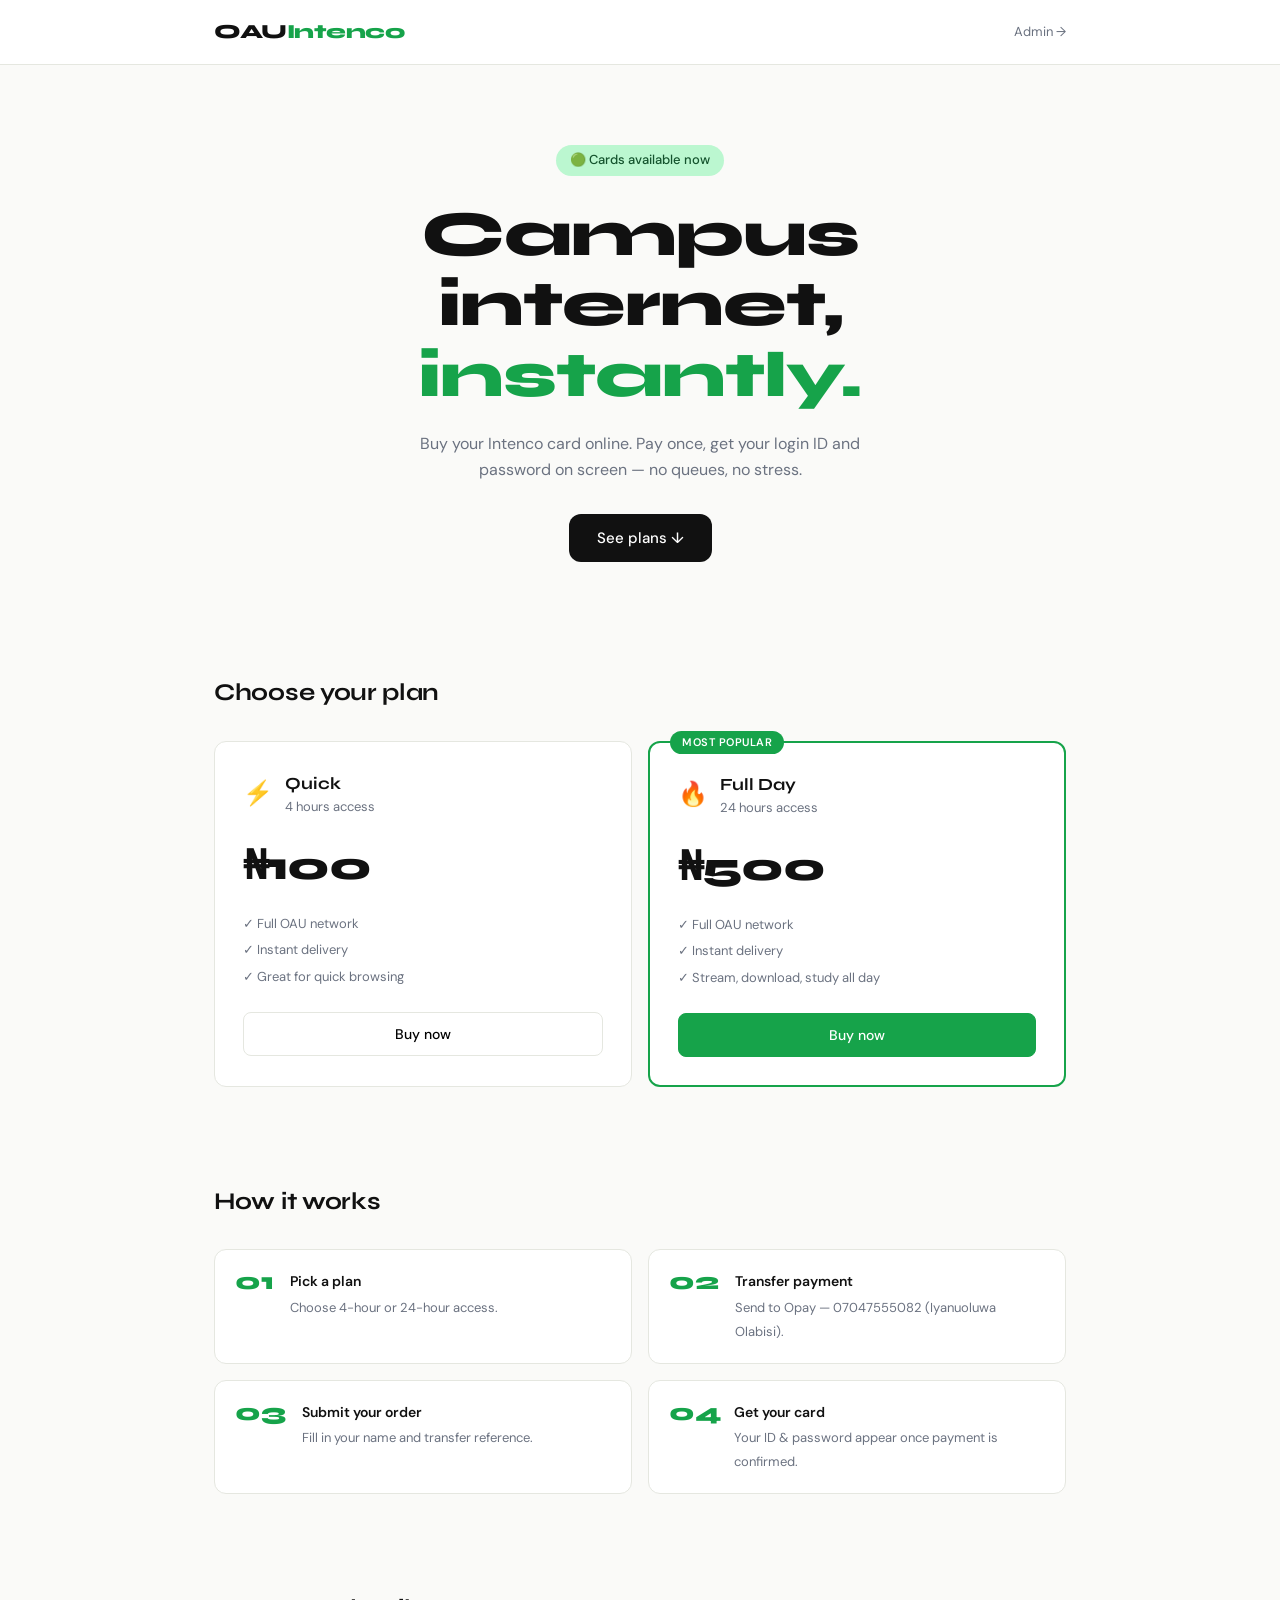
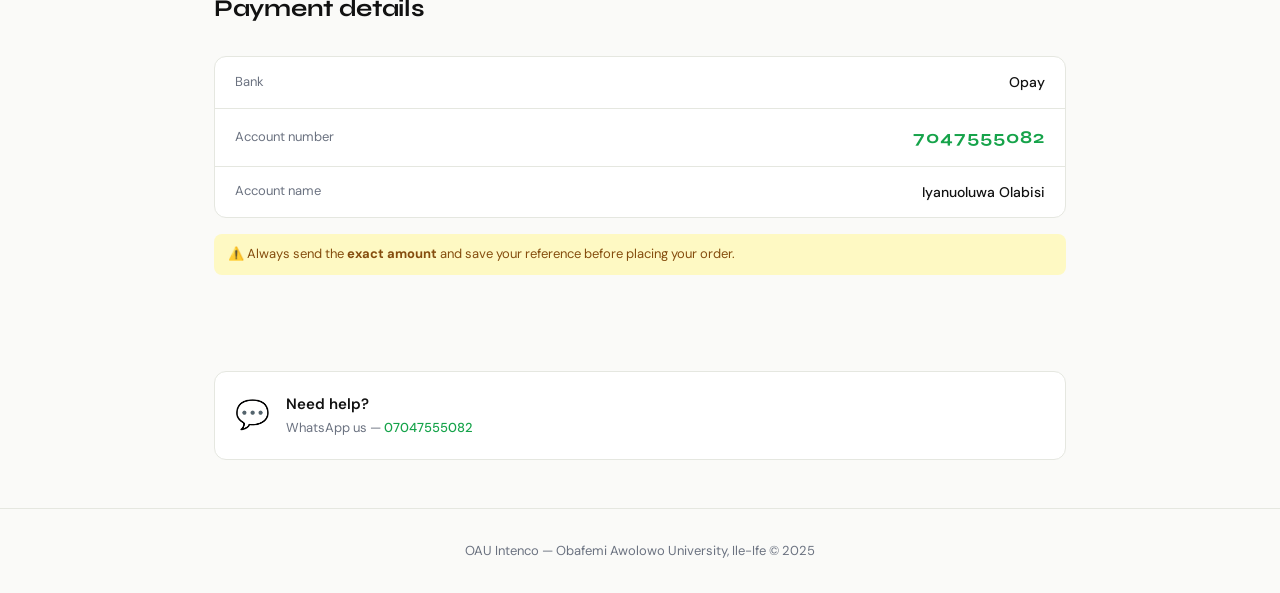
<file: index.html>
<!DOCTYPE html>
<html lang="en">
<head>
  <meta charset="UTF-8" />
  <meta name="viewport" content="width=device-width, initial-scale=1.0" />
  <title>OAU Intenco — Campus Internet Cards</title>
  <link rel="preconnect" href="https://fonts.googleapis.com" />
  <link rel="preconnect" href="https://fonts.gstatic.com" crossorigin />
  <link href="https://fonts.googleapis.com/css2?family=Syne:wght@400;600;700;800&family=DM+Sans:wght@400;500&display=swap" rel="stylesheet" />
  <link rel="stylesheet" href="style.css" />
</head>
<body>

  <nav class="navbar">
    <div class="nav-inner">
      <a href="index.html" class="logo">OAU<span>Intenco</span></a>
      <a href="admin.html" class="nav-link">Admin <span class="arrow">→</span></a>
    </div>
  </nav>

  <section class="hero">
    <div class="hero-tag">🟢 Cards available now</div>
    <h1 class="hero-title">Campus internet,<br /><em>instantly.</em></h1>
    <p class="hero-sub">Buy your Intenco card online. Pay once, get your login ID and password on screen — no queues, no stress.</p>
    <a href="#plans" class="cta-btn">See plans ↓</a>
  </section>

  <section class="plans-section" id="plans">
    <h2 class="section-title">Choose your plan</h2>
    <div class="plans-grid">
      <div class="plan-card">
        <div class="plan-header">
          <div class="plan-icon">⚡</div>
          <div>
            <div class="plan-name">Quick</div>
            <div class="plan-duration">4 hours access</div>
          </div>
        </div>
        <div class="plan-price">₦100</div>
        <ul class="plan-perks">
          <li>✓ Full OAU network</li>
          <li>✓ Instant delivery</li>
          <li>✓ Great for quick browsing</li>
        </ul>
        <button class="plan-btn" onclick="openModal('quick', 100, '4 hours')">Buy now</button>
      </div>

      <div class="plan-card plan-card--featured">
        <div class="plan-badge">Most popular</div>
        <div class="plan-header">
          <div class="plan-icon">🔥</div>
          <div>
            <div class="plan-name">Full Day</div>
            <div class="plan-duration">24 hours access</div>
          </div>
        </div>
        <div class="plan-price">₦500</div>
        <ul class="plan-perks">
          <li>✓ Full OAU network</li>
          <li>✓ Instant delivery</li>
          <li>✓ Stream, download, study all day</li>
        </ul>
        <button class="plan-btn plan-btn--featured" onclick="openModal('fullday', 500, '24 hours')">Buy now</button>
      </div>
    </div>
  </section>

  <section class="how-section">
    <h2 class="section-title">How it works</h2>
    <div class="steps-grid">
      <div class="step">
        <div class="step-num">01</div>
        <div class="step-text"><strong>Pick a plan</strong><span>Choose 4-hour or 24-hour access.</span></div>
      </div>
      <div class="step">
        <div class="step-num">02</div>
        <div class="step-text"><strong>Transfer payment</strong><span>Send to Opay — 07047555082 (Iyanuoluwa Olabisi).</span></div>
      </div>
      <div class="step">
        <div class="step-num">03</div>
        <div class="step-text"><strong>Submit your order</strong><span>Fill in your name and transfer reference.</span></div>
      </div>
      <div class="step">
        <div class="step-num">04</div>
        <div class="step-text"><strong>Get your card</strong><span>Your ID & password appear once payment is confirmed.</span></div>
      </div>
    </div>
  </section>

  <section class="payment-section">
    <h2 class="section-title">Payment details</h2>
    <div class="payment-box">
      <div class="payment-row"><span class="payment-label">Bank</span><span class="payment-value">Opay</span></div>
      <div class="payment-row"><span class="payment-label">Account number</span><span class="payment-value acct">7047555082</span></div>
      <div class="payment-row"><span class="payment-label">Account name</span><span class="payment-value">Iyanuoluwa Olabisi</span></div>
    </div>
    <p class="payment-note">⚠️ Always send the <strong>exact amount</strong> and save your reference before placing your order.</p>
  </section>

  <section class="contact-section">
    <div class="contact-box">
      <div class="contact-icon">💬</div>
      <div>
        <div class="contact-title">Need help?</div>
        <div class="contact-sub">WhatsApp us — <a href="https://wa.me/2347047555091" target="_blank">07047555082</a></div>
      </div>
    </div>
  </section>

  <footer class="footer">
    <p>OAU Intenco &mdash; Obafemi Awolowo University, Ile-Ife &copy; 2025</p>
  </footer>

  <!-- ORDER MODAL -->
  <div class="modal-overlay" id="modal" onclick="closeModalOutside(event)">
    <div class="modal">
      <button class="modal-close" onclick="closeModal()">✕</button>
      <h2 class="modal-title">Place your order</h2>
      <div class="modal-plan-info" id="modal-plan-info"></div>
      <div class="form-group"><label>Full name</label><input type="text" id="f-name" placeholder="e.g. Tunde Adeyemi" /></div>
      <div class="form-group"><label>Phone number</label><input type="tel" id="f-phone" placeholder="e.g. 08012345678" /></div>
      <div class="form-group">
        <label>Payment receipt <span style="color:#16a34a;font-weight:500">(screenshot from Opay)</span></label>
        <div class="upload-box" id="upload-box" onclick="document.getElementById('f-receipt').click()">
          <div class="upload-icon">📎</div>
          <div class="upload-text">Tap to upload your receipt screenshot</div>
          <div class="upload-sub">JPG, PNG — max 5MB</div>
        </div>
        <input type="file" id="f-receipt" accept="image/*" style="display:none" onchange="previewReceipt(event)" />
        <div id="receipt-preview" style="display:none;margin-top:10px">
          <img id="preview-img" style="width:100%;border-radius:8px;border:1px solid #e5e7e0;max-height:200px;object-fit:cover" />
          <button type="button" onclick="clearReceipt()" style="margin-top:6px;font-size:12px;color:#dc2626;background:none;border:none;cursor:pointer">✕ Remove</button>
        </div>
      </div>
      <div class="form-error" id="form-error"></div>
      <button class="submit-btn" id="submit-btn" onclick="submitOrder()">Submit order →</button>
    </div>
  </div>

  <!-- SUCCESS MODAL -->
  <div class="modal-overlay" id="success-modal">
    <div class="modal modal--success">
      <div class="success-icon">✓</div>
      <h2 class="modal-title">Order received!</h2>
      <p class="success-msg">Your payment is being verified. Once confirmed, your card details will appear here — usually within a few minutes.</p>
      <div class="pending-notice">⏳ Sit tight! WhatsApp <a href="https://wa.me/2347047555091" target="_blank">07047555082</a> if it's taking too long.</div>
      <div class="card-reveal" id="card-reveal" style="display:none">
        <div class="card-reveal-inner">
          <div class="card-reveal-row"><span>Card ID</span><strong id="reveal-id"></strong></div>
          <div class="card-reveal-row"><span>Password</span><strong id="reveal-pw"></strong></div>
        </div>
        <p class="reveal-note">📸 Screenshot this — it won't show again.</p>
      </div>
      <button class="submit-btn" onclick="closeSuccess()" style="margin-top:1.5rem">Back to store</button>
    </div>
  </div>

<script>
  const SUPABASE_URL = 'https://afxrnnwactdrsmilijry.supabase.co';
  const SUPABASE_KEY = 'eyJhbGciOiJIUzI1NiIsInR5cCI6IkpXVCJ9.eyJpc3MiOiJzdXBhYmFzZSIsInJlZiI6ImFmeHJubndhY3RkcnNtaWxpanJ5Iiwicm9sZSI6ImFub24iLCJpYXQiOjE3Nzk0ODM4ODcsImV4cCI6MjA5NTA1OTg4N30.tVOq2oxigkL4jHbXjdIXOLUPBHEjo5F9ngpZz6XkbL4';

  async function sb(path, options = {}) {
    const res = await fetch(`${SUPABASE_URL}/rest/v1/${path}`, {
      headers: {
        'apikey': SUPABASE_KEY,
        'Authorization': `Bearer ${SUPABASE_KEY}`,
        'Content-Type': 'application/json',
        'Prefer': options.prefer || 'return=representation',
        ...options.headers
      },
      ...options
    });
    if (!res.ok) {
      const err = await res.json();
      throw new Error(err.message || 'Request failed');
    }
    const text = await res.text();
    return text ? JSON.parse(text) : null;
  }

  let selectedPlan = null;
  let pendingOrderId = null;

  function openModal(planKey, price, duration) {
    selectedPlan = { key: planKey, price, duration };
    document.getElementById('modal-plan-info').innerHTML =
      `<strong>${price === 100 ? '4-hour' : '24-hour'} card — ₦${price}</strong><br>
       Send ₦${price} to Opay <strong>07047555082</strong> (Iyanuoluwa Olabisi), then upload your receipt below.`;
    document.getElementById('modal').classList.add('active');
    document.getElementById('form-error').textContent = '';
    document.body.style.overflow = 'hidden';
  }

  function closeModal() {
    document.getElementById('modal').classList.remove('active');
    document.body.style.overflow = '';
  }

  function closeModalOutside(e) {
    if (e.target.id === 'modal') closeModal();
  }

  function previewReceipt(event) {
    const file = event.target.files[0];
    if (!file) return;
    const reader = new FileReader();
    reader.onload = e => {
      document.getElementById('preview-img').src = e.target.result;
      document.getElementById('receipt-preview').style.display = 'block';
      document.getElementById('upload-box').style.display = 'none';
    };
    reader.readAsDataURL(file);
  }

  function clearReceipt() {
    document.getElementById('f-receipt').value = '';
    document.getElementById('receipt-preview').style.display = 'none';
    document.getElementById('upload-box').style.display = 'flex';
  }

  async function uploadReceipt(file) {
    const ext = file.name.split('.').pop();
    const fileName = `receipt_${Date.now()}.${ext}`;
    const res = await fetch(`${SUPABASE_URL}/storage/v1/object/receipts/${fileName}`, {
      method: 'POST',
      headers: {
        'apikey': SUPABASE_KEY,
        'Authorization': `Bearer ${SUPABASE_KEY}`,
        'Content-Type': file.type,
        'x-upsert': 'true'
      },
      body: file
    });
    if (!res.ok) throw new Error('Failed to upload receipt');
    return `${SUPABASE_URL}/storage/v1/object/public/receipts/${fileName}`;
  }

  async function submitOrder() {
    const name    = document.getElementById('f-name').value.trim();
    const phone   = document.getElementById('f-phone').value.trim();
    const fileEl  = document.getElementById('f-receipt');
    const errEl   = document.getElementById('form-error');
    const btn     = document.getElementById('submit-btn');

    if (!name || !phone) {
      errEl.textContent = 'Please fill in your name and phone number.';
      return;
    }
    if (!fileEl.files[0]) {
      errEl.textContent = 'Please upload your payment receipt screenshot.';
      return;
    }

    errEl.textContent = '';
    btn.textContent = 'Uploading receipt…';
    btn.disabled = true;

    try {
      const receiptUrl = await uploadReceipt(fileEl.files[0]);
      btn.textContent = 'Submitting order…';
      const result = await sb('orders', {
        method: 'POST',
        body: JSON.stringify({
          name, phone,
          ref: receiptUrl,
          plan: selectedPlan.key,
          price: selectedPlan.price,
          duration: selectedPlan.duration,
          status: 'pending'
        })
      });
      pendingOrderId = result[0].id;
      closeModal();
      clearReceipt();
      document.getElementById('f-name').value = '';
      document.getElementById('f-phone').value = '';
      document.getElementById('success-modal').classList.add('active');
      document.body.style.overflow = 'hidden';
    } catch (e) {
      errEl.textContent = 'Something went wrong: ' + e.message + '. Please try again.';
    } finally {
      btn.textContent = 'Submit order →';
      btn.disabled = false;
    }
  }

  function closeSuccess() {
    document.getElementById('success-modal').classList.remove('active');
    document.getElementById('card-reveal').style.display = 'none';
    pendingOrderId = null;
    document.body.style.overflow = '';
  }

  document.querySelectorAll('a[href="#plans"]').forEach(a => {
    a.addEventListener('click', e => {
      e.preventDefault();
      document.getElementById('plans').scrollIntoView({ behavior: 'smooth' });
    });
  });
</script>
</body>
</html>
</file>
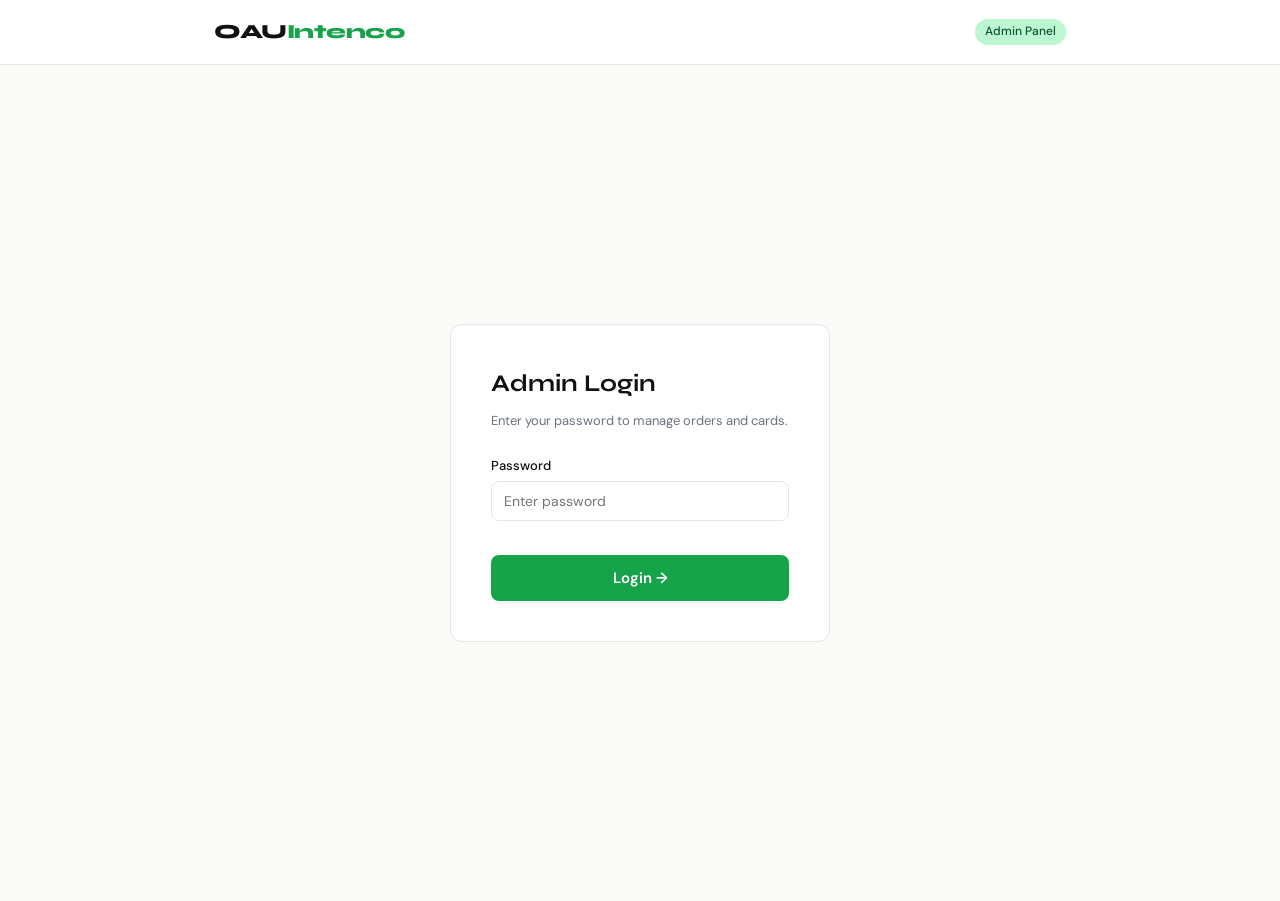
<file: admin.html>
<!DOCTYPE html>
<html lang="en">
<head>
  <meta charset="UTF-8" />
  <meta name="viewport" content="width=device-width, initial-scale=1.0" />
  <title>Admin — OAU Intenco</title>
  <link rel="preconnect" href="https://fonts.googleapis.com" />
  <link rel="preconnect" href="https://fonts.gstatic.com" crossorigin />
  <link href="https://fonts.googleapis.com/css2?family=Syne:wght@400;600;700;800&family=DM+Sans:wght@400;500&display=swap" rel="stylesheet" />
  <link rel="stylesheet" href="style.css" />
</head>
<body>

  <nav class="navbar">
    <div class="nav-inner">
      <a href="index.html" class="logo">OAU<span>Intenco</span></a>
      <span class="nav-admin-badge">Admin Panel</span>
    </div>
  </nav>

  <!-- LOGIN -->
  <div id="login-page" class="admin-login-page">
    <div class="login-card">
      <h2>Admin Login</h2>
      <p class="login-sub">Enter your password to manage orders and cards.</p>
      <div class="form-group">
        <label>Password</label>
        <input type="password" id="admin-pw" placeholder="Enter password" onkeydown="if(event.key==='Enter') doLogin()" />
      </div>
      <div class="form-error" id="login-error"></div>
      <button class="submit-btn" onclick="doLogin()">Login →</button>
    </div>
  </div>

  <!-- PANEL -->
  <div id="admin-panel" style="display:none">
    <div class="admin-header">
      <div class="admin-stats" id="stats-bar"></div>
      <div style="display:flex;gap:8px;align-items:center">
        <button class="logout-btn" onclick="loadAll()" title="Refresh">↻ Refresh</button>
        <button class="logout-btn" onclick="doLogout()">Logout</button>
      </div>
    </div>

    <div class="admin-tabs">
      <button class="atab atab--active" onclick="switchTab('orders', this)">Orders</button>
      <button class="atab" onclick="switchTab('cards', this)">Card Stock</button>
    </div>

    <div id="tab-orders" class="tab-content">
      <div id="orders-list"><div class="empty-state">Loading…</div></div>
    </div>

    <div id="tab-cards" class="tab-content" style="display:none">
      <div class="card-add-form">
        <h3>Add a card</h3>
        <div class="card-add-row">
          <div class="form-group"><label>Card ID</label><input type="text" id="new-id" placeholder="e.g. USR1234" /></div>
          <div class="form-group"><label>Password</label><input type="text" id="new-pw" placeholder="e.g. PASS5678" /></div>
          <div class="form-group">
            <label>Plan</label>
            <select id="new-plan">
              <option value="quick">4hr — ₦100</option>
              <option value="fullday">24hr — ₦500</option>
            </select>
          </div>
          <button class="add-card-btn" onclick="addCard()">+ Add</button>
        </div>
        <div class="form-error" id="card-error"></div>
      </div>

      <!-- Bulk add -->
      <div class="card-add-form" style="margin-top:1rem">
        <h3>Bulk add cards</h3>
        <p style="font-size:13px;color:#6b7280;margin-bottom:.75rem">One card per line in format: <code>CARD_ID,PASSWORD</code> — e.g. <code>USR001,PASS001</code></p>
        <div class="form-group">
          <label>Plan for all</label>
          <select id="bulk-plan">
            <option value="quick">4hr — ₦100</option>
            <option value="fullday">24hr — ₦500</option>
          </select>
        </div>
        <div class="form-group">
          <textarea id="bulk-text" placeholder="USR001,PASS001&#10;USR002,PASS002&#10;USR003,PASS003" style="min-height:120px"></textarea>
        </div>
        <div class="form-error" id="bulk-error"></div>
        <button class="add-card-btn" onclick="bulkAddCards()">+ Bulk Add</button>
      </div>

      <div id="cards-list" style="margin-top:1.5rem"><div class="empty-state">Loading…</div></div>
    </div>
  </div>

<script>
  const SUPABASE_URL = 'https://afxrnnwactdrsmilijry.supabase.co';
  const SUPABASE_KEY = 'eyJhbGciOiJIUzI1NiIsInR5cCI6IkpXVCJ9.eyJpc3MiOiJzdXBhYmFzZSIsInJlZiI6ImFmeHJubndhY3RkcnNtaWxpanJ5Iiwicm9sZSI6ImFub24iLCJpYXQiOjE3Nzk0ODM4ODcsImV4cCI6MjA5NTA1OTg4N30.tVOq2oxigkL4jHbXjdIXOLUPBHEjo5F9ngpZz6XkbL4';
  const ADMIN_PASSWORD = 'admin123'; // password

  async function sb(path, options = {}) {
    const res = await fetch(`${SUPABASE_URL}/rest/v1/${path}`, {
      headers: {
        'apikey': SUPABASE_KEY,
        'Authorization': `Bearer ${SUPABASE_KEY}`,
        'Content-Type': 'application/json',
        'Prefer': options.prefer || 'return=representation',
        ...options.headers
      },
      ...options
    });
    if (!res.ok) {
      const err = await res.json().catch(() => ({}));
      throw new Error(err.message || 'Request failed');
    }
    const text = await res.text();
    return text ? JSON.parse(text) : null;
  }

  function doLogin() {
    const pw = document.getElementById('admin-pw').value;
    if (pw === ADMIN_PASSWORD) {
      document.getElementById('login-page').style.display = 'none';
      document.getElementById('admin-panel').style.display = 'block';
      loadAll();
    } else {
      document.getElementById('login-error').textContent = 'Wrong password. Try again.';
    }
  }

  function doLogout() {
    document.getElementById('admin-panel').style.display = 'none';
    document.getElementById('login-page').style.display = 'flex';
    document.getElementById('admin-pw').value = '';
  }

  async function loadAll() {
    await Promise.all([loadOrders(), loadCards()]);
    renderStats();
  }

  let allOrders = [];
  let allCards  = [];

  async function loadOrders() {
    try {
      allOrders = await sb('orders?order=created_at.desc', { headers: { 'Prefer': '' } }) || [];
      renderOrders();
    } catch (e) { document.getElementById('orders-list').innerHTML = `<div class="empty-state">Error loading orders: ${e.message}</div>`; }
  }

  async function loadCards() {
    try {
      allCards = await sb('cards?order=created_at.desc', { headers: { 'Prefer': '' } }) || [];
      renderCards();
    } catch (e) { document.getElementById('cards-list').innerHTML = `<div class="empty-state">Error loading cards: ${e.message}</div>`; }
  }

  function renderStats() {
    const pending  = allOrders.filter(o => o.status === 'pending').length;
    const approved = allOrders.filter(o => o.status === 'approved').length;
    const avail4   = allCards.filter(c => c.plan === 'quick'   && !c.used).length;
    const avail24  = allCards.filter(c => c.plan === 'fullday' && !c.used).length;
    document.getElementById('stats-bar').innerHTML = `
      <div class="stat-pill stat-pill--warn">${pending} pending</div>
      <div class="stat-pill stat-pill--ok">${approved} approved</div>
      <div class="stat-pill">${avail4} × 4hr cards</div>
      <div class="stat-pill">${avail24} × 24hr cards</div>`;
  }

  function renderOrders() {
    const el = document.getElementById('orders-list');
    if (!allOrders.length) { el.innerHTML = '<div class="empty-state">No orders yet.</div>'; return; }
    el.innerHTML = `
      <table class="admin-table">
        <thead><tr><th>Name / Phone</th><th>Plan</th><th>Reference</th><th>Time</th><th>Status</th><th>Action</th></tr></thead>
        <tbody>
          ${allOrders.map(o => `
          <tr>
            <td><div class="order-name">${o.name}</div><div class="order-phone">${o.phone}</div></td>
            <td>${o.plan === 'quick' ? '4hr — ₦100' : '24hr — ₦500'}</td>
            <td class="order-ref">
              ${o.ref && o.ref.startsWith('http')
                ? `<a href="${o.ref}" target="_blank"><img src="${o.ref}" style="width:80px;height:60px;object-fit:cover;border-radius:6px;border:1px solid #e5e7e0;cursor:pointer" title="Click to view full receipt" /></a>`
                : o.ref || '—'}
            </td>
            <td class="order-time">${new Date(o.created_at).toLocaleString()}</td>
            <td><span class="status-tag status-${o.status}">${o.status}</span></td>
            <td>
              ${o.status === 'pending'
                ? `<div class="action-row">
                     <button class="action-btn action-approve" onclick="approveOrder('${o.id}', '${o.plan}')">Approve</button>
                     <button class="action-btn action-reject"  onclick="rejectOrder('${o.id}')">Reject</button>
                   </div>`
                : o.status === 'approved'
                  ? `<div class="card-assigned">ID: <strong>${o.card_id}</strong><br>PW: <strong>${o.card_pw}</strong></div>`
                  : '—'}
            </td>
          </tr>`).join('')}
        </tbody>
      </table>`;
  }

  function renderCards() {
    const el = document.getElementById('cards-list');
    if (!allCards.length) { el.innerHTML = '<div class="empty-state">No cards added yet.</div>'; return; }
    el.innerHTML = `
      <table class="admin-table">
        <thead><tr><th>Plan</th><th>Card ID</th><th>Password</th><th>Status</th><th>Delete</th></tr></thead>
        <tbody>
          ${allCards.map(c => `
          <tr>
            <td>${c.plan === 'quick' ? '4hr — ₦100' : '24hr — ₦500'}</td>
            <td class="mono">${c.card_id}</td>
            <td class="mono">${c.card_pw}</td>
            <td><span class="status-tag ${c.used ? 'status-used' : 'status-approved'}">${c.used ? 'Used' : 'Available'}</span></td>
            <td><button class="del-btn" onclick="deleteCard('${c.id}')">✕</button></td>
          </tr>`).join('')}
        </tbody>
      </table>`;
  }

  async function approveOrder(orderId, plan) {
    const card = allCards.find(c => c.plan === plan && !c.used);
    if (!card) {
      alert(`No available ${plan === 'quick' ? '4-hour' : '24-hour'} cards!\nGo to "Card Stock" and add more.`);
      return;
    }
    try {
      // Mark card as used
      await sb(`cards?id=eq.${card.id}`, {
        method: 'PATCH',
        body: JSON.stringify({ used: true }),
        prefer: 'return=minimal'
      });
      // Update order with card details and approved status
      await sb(`orders?id=eq.${orderId}`, {
        method: 'PATCH',
        body: JSON.stringify({ status: 'approved', card_id: card.card_id, card_pw: card.card_pw }),
        prefer: 'return=minimal'
      });
      await loadAll();
      alert(`✅ Approved!\n\nCard assigned:\nID: ${card.card_id}\nPassword: ${card.card_pw}\n\nThe student can now see their card details.`);
    } catch (e) { alert('Error approving order: ' + e.message); }
  }

  async function rejectOrder(orderId) {
    if (!confirm('Reject this order?')) return;
    try {
      await sb(`orders?id=eq.${orderId}`, {
        method: 'PATCH',
        body: JSON.stringify({ status: 'rejected' }),
        prefer: 'return=minimal'
      });
      await loadAll();
    } catch (e) { alert('Error: ' + e.message); }
  }

  async function addCard() {
    const card_id = document.getElementById('new-id').value.trim();
    const card_pw = document.getElementById('new-pw').value.trim();
    const plan    = document.getElementById('new-plan').value;
    const errEl   = document.getElementById('card-error');
    if (!card_id || !card_pw) { errEl.textContent = 'Both Card ID and Password are required.'; return; }
    errEl.textContent = '';
    try {
      await sb('cards', { method: 'POST', body: JSON.stringify({ card_id, card_pw, plan, used: false }) });
      document.getElementById('new-id').value = '';
      document.getElementById('new-pw').value = '';
      await loadAll();
    } catch (e) { errEl.textContent = 'Error adding card: ' + e.message; }
  }

  async function bulkAddCards() {
    const text  = document.getElementById('bulk-text').value.trim();
    const plan  = document.getElementById('bulk-plan').value;
    const errEl = document.getElementById('bulk-error');
    if (!text) { errEl.textContent = 'Paste your cards first.'; return; }
    const lines = text.split('\n').map(l => l.trim()).filter(Boolean);
    const cards = [];
    for (const line of lines) {
      const parts = line.split(',');
      if (parts.length < 2) { errEl.textContent = `Invalid line: "${line}". Format must be CARD_ID,PASSWORD`; return; }
      cards.push({ card_id: parts[0].trim(), card_pw: parts[1].trim(), plan, used: false });
    }
    errEl.textContent = '';
    try {
      await sb('cards', { method: 'POST', body: JSON.stringify(cards) });
      document.getElementById('bulk-text').value = '';
      await loadAll();
      alert(`✅ Added ${cards.length} cards successfully!`);
    } catch (e) { errEl.textContent = 'Error: ' + e.message; }
  }

  async function deleteCard(id) {
    if (!confirm('Delete this card?')) return;
    try {
      await sb(`cards?id=eq.${id}`, { method: 'DELETE', prefer: 'return=minimal' });
      await loadAll();
    } catch (e) { alert('Error: ' + e.message); }
  }

  function switchTab(tab, btn) {
    document.querySelectorAll('.atab').forEach(t => t.classList.remove('atab--active'));
    btn.classList.add('atab--active');
    document.getElementById('tab-orders').style.display = tab === 'orders' ? 'block' : 'none';
    document.getElementById('tab-cards').style.display  = tab === 'cards'  ? 'block' : 'none';
  }

  // Auto-refresh every 30 seconds when logged in
  setInterval(() => {
    if (document.getElementById('admin-panel').style.display !== 'none') loadAll();
  }, 30000);
</script>
</body>
</html>
</file>
<file: style.css>
/* ===== RESET & BASE ===== */
*, *::before, *::after { box-sizing: border-box; margin: 0; padding: 0; }

:root {
  --green: #16a34a;
  --green-light: #bbf7d0;
  --green-dark: #14532d;
  --accent: #22c55e;
  --bg: #fafaf8;
  --surface: #ffffff;
  --border: #e5e7e0;
  --text: #111;
  --text-muted: #6b7280;
  --danger: #dc2626;
  --warning-bg: #fef9c3;
  --warning-text: #854d0e;
  --radius: 12px;
  --radius-sm: 8px;
}

html { scroll-behavior: smooth; }

body {
  font-family: 'DM Sans', sans-serif;
  background: var(--bg);
  color: var(--text);
  font-size: 15px;
  line-height: 1.6;
}

/* ===== NAVBAR ===== */
.navbar {
  background: var(--surface);
  border-bottom: 1px solid var(--border);
  position: sticky;
  top: 0;
  z-index: 100;
}
.nav-inner {
  max-width: 900px;
  margin: 0 auto;
  padding: 1rem 1.5rem;
  display: flex;
  align-items: center;
  justify-content: space-between;
}
.logo {
  font-family: 'Syne', sans-serif;
  font-weight: 800;
  font-size: 20px;
  color: var(--text);
  text-decoration: none;
  letter-spacing: -0.5px;
}
.logo span { color: var(--green); }
.nav-link {
  font-size: 13px;
  color: var(--text-muted);
  text-decoration: none;
  transition: color 0.15s;
}
.nav-link:hover { color: var(--text); }
.nav-link .arrow { display: inline-block; transition: transform 0.15s; }
.nav-link:hover .arrow { transform: translateX(3px); }
.nav-admin-badge {
  font-size: 12px;
  background: var(--green-light);
  color: var(--green-dark);
  padding: 3px 10px;
  border-radius: 99px;
  font-weight: 500;
}

/* ===== HERO ===== */
.hero {
  max-width: 900px;
  margin: 0 auto;
  padding: 5rem 1.5rem 4rem;
  text-align: center;
}
.hero-tag {
  display: inline-block;
  font-size: 13px;
  background: var(--green-light);
  color: var(--green-dark);
  padding: 5px 14px;
  border-radius: 99px;
  margin-bottom: 1.5rem;
  font-weight: 500;
}
.hero-title {
  font-family: 'Syne', sans-serif;
  font-size: clamp(2.5rem, 6vw, 4rem);
  font-weight: 800;
  line-height: 1.1;
  letter-spacing: -1px;
  color: var(--text);
  margin-bottom: 1.25rem;
}
.hero-title em { color: var(--green); font-style: normal; }
.hero-sub {
  max-width: 480px;
  margin: 0 auto 2rem;
  color: var(--text-muted);
  font-size: 16px;
}
.cta-btn {
  display: inline-block;
  padding: 12px 28px;
  background: var(--text);
  color: #fff;
  border-radius: var(--radius);
  text-decoration: none;
  font-weight: 500;
  font-size: 15px;
  transition: background 0.15s, transform 0.1s;
}
.cta-btn:hover { background: #333; transform: translateY(-1px); }

/* ===== SECTIONS ===== */
.plans-section, .how-section, .payment-section, .contact-section {
  max-width: 900px;
  margin: 0 auto;
  padding: 3rem 1.5rem;
}
.section-title {
  font-family: 'Syne', sans-serif;
  font-size: 1.5rem;
  font-weight: 700;
  margin-bottom: 1.75rem;
  letter-spacing: -0.3px;
}

/* ===== PLANS ===== */
.plans-grid {
  display: grid;
  grid-template-columns: 1fr 1fr;
  gap: 1rem;
}
@media (max-width: 580px) { .plans-grid { grid-template-columns: 1fr; } }

.plan-card {
  background: var(--surface);
  border: 1px solid var(--border);
  border-radius: var(--radius);
  padding: 1.75rem;
  position: relative;
  transition: box-shadow 0.2s;
}
.plan-card:hover { box-shadow: 0 4px 20px rgba(0,0,0,0.06); }
.plan-card--featured {
  border-color: var(--green);
  border-width: 2px;
}
.plan-badge {
  position: absolute;
  top: -12px;
  left: 1.25rem;
  background: var(--green);
  color: #fff;
  font-size: 11px;
  font-weight: 600;
  padding: 3px 12px;
  border-radius: 99px;
  text-transform: uppercase;
  letter-spacing: 0.5px;
}
.plan-header {
  display: flex;
  align-items: center;
  gap: 12px;
  margin-bottom: 1rem;
}
.plan-icon { font-size: 24px; }
.plan-name {
  font-family: 'Syne', sans-serif;
  font-size: 17px;
  font-weight: 700;
}
.plan-duration { font-size: 13px; color: var(--text-muted); }
.plan-price {
  font-family: 'Syne', sans-serif;
  font-size: 2.5rem;
  font-weight: 800;
  color: var(--text);
  margin-bottom: 1rem;
  letter-spacing: -1px;
}
.plan-perks {
  list-style: none;
  margin-bottom: 1.5rem;
  display: flex;
  flex-direction: column;
  gap: 6px;
}
.plan-perks li { font-size: 13px; color: var(--text-muted); }
.plan-btn {
  width: 100%;
  padding: 12px;
  border-radius: var(--radius-sm);
  border: 1.5px solid var(--border);
  background: transparent;
  font-size: 14px;
  font-weight: 500;
  cursor: pointer;
  font-family: 'DM Sans', sans-serif;
  transition: background 0.15s, color 0.15s;
}
.plan-btn:hover { background: var(--bg); }
.plan-btn--featured {
  background: var(--green);
  color: #fff;
  border-color: var(--green);
}
.plan-btn--featured:hover { background: #15803d; border-color: #15803d; }

/* ===== HOW IT WORKS ===== */
.steps-grid {
  display: grid;
  grid-template-columns: 1fr 1fr;
  gap: 1rem;
}
@media (max-width: 580px) { .steps-grid { grid-template-columns: 1fr; } }

.step {
  display: flex;
  gap: 16px;
  align-items: flex-start;
  background: var(--surface);
  border: 1px solid var(--border);
  border-radius: var(--radius);
  padding: 1.25rem;
}
.step-num {
  font-family: 'Syne', sans-serif;
  font-size: 1.5rem;
  font-weight: 800;
  color: var(--green);
  min-width: 36px;
  line-height: 1;
}
.step-text strong {
  display: block;
  font-weight: 600;
  margin-bottom: 2px;
  font-size: 14px;
}
.step-text span { font-size: 13px; color: var(--text-muted); }

/* ===== PAYMENT ===== */
.payment-box {
  background: var(--surface);
  border: 1px solid var(--border);
  border-radius: var(--radius);
  overflow: hidden;
  margin-bottom: 1rem;
}
.payment-row {
  display: flex;
  justify-content: space-between;
  align-items: center;
  padding: 14px 1.25rem;
  border-bottom: 1px solid var(--border);
}
.payment-row:last-child { border-bottom: none; }
.payment-label { font-size: 13px; color: var(--text-muted); }
.payment-value { font-size: 14px; font-weight: 500; }
.payment-value.acct { font-size: 18px; font-family: 'Syne', sans-serif; font-weight: 700; letter-spacing: 1px; color: var(--green); }
.payment-note {
  font-size: 13px;
  color: var(--warning-text);
  background: var(--warning-bg);
  border-radius: var(--radius-sm);
  padding: 10px 14px;
}

/* ===== CONTACT ===== */
.contact-box {
  display: flex;
  align-items: center;
  gap: 16px;
  background: var(--surface);
  border: 1px solid var(--border);
  border-radius: var(--radius);
  padding: 1.25rem;
}
.contact-icon { font-size: 28px; }
.contact-title { font-weight: 600; font-size: 15px; margin-bottom: 2px; }
.contact-sub { font-size: 13px; color: var(--text-muted); }
.contact-sub a { color: var(--green); text-decoration: none; font-weight: 500; }
.contact-sub a:hover { text-decoration: underline; }

/* ===== FOOTER ===== */
.footer {
  text-align: center;
  padding: 2rem 1.5rem;
  border-top: 1px solid var(--border);
  font-size: 13px;
  color: var(--text-muted);
}

/* ===== MODALS ===== */
.modal-overlay {
  display: none;
  position: fixed;
  inset: 0;
  background: rgba(0,0,0,0.5);
  z-index: 200;
  align-items: center;
  justify-content: center;
  padding: 1rem;
}
.modal-overlay.active { display: flex; }
.modal {
  background: var(--surface);
  border-radius: var(--radius);
  padding: 2rem;
  width: 100%;
  max-width: 460px;
  position: relative;
  max-height: 90vh;
  overflow-y: auto;
}
.modal--success { text-align: center; }
.modal-close {
  position: absolute;
  top: 1rem; right: 1rem;
  background: none; border: none;
  font-size: 16px; cursor: pointer;
  color: var(--text-muted);
  padding: 4px 8px;
  border-radius: var(--radius-sm);
}
.modal-close:hover { background: var(--bg); }
.modal-title {
  font-family: 'Syne', sans-serif;
  font-size: 1.25rem;
  font-weight: 700;
  margin-bottom: 1rem;
}
.modal-plan-info {
  font-size: 13px;
  background: var(--bg);
  border: 1px solid var(--border);
  border-radius: var(--radius-sm);
  padding: 10px 14px;
  margin-bottom: 1.25rem;
  line-height: 1.6;
  color: var(--text-muted);
}
.modal-plan-info strong { color: var(--text); }
.success-icon {
  width: 56px; height: 56px;
  border-radius: 50%;
  background: var(--green-light);
  color: var(--green);
  display: flex; align-items: center; justify-content: center;
  font-size: 22px; font-weight: 700;
  margin: 0 auto 1rem;
}
.success-msg { font-size: 14px; color: var(--text-muted); margin-bottom: 1rem; }
.pending-notice {
  font-size: 13px;
  background: var(--warning-bg);
  color: var(--warning-text);
  border-radius: var(--radius-sm);
  padding: 10px 14px;
}
.pending-notice a { color: var(--green); text-decoration: none; font-weight: 500; }
.card-reveal {
  margin-top: 1.5rem;
  border: 2px solid var(--green);
  border-radius: var(--radius);
  padding: 1.25rem;
}
.card-reveal-inner { display: flex; flex-direction: column; gap: 8px; margin-bottom: .75rem; }
.card-reveal-row {
  display: flex; justify-content: space-between; align-items: center;
  font-size: 14px;
}
.card-reveal-row span { color: var(--text-muted); }
.card-reveal-row strong { font-size: 18px; font-family: 'Syne', sans-serif; color: var(--green); letter-spacing: 1px; }
.reveal-note { font-size: 12px; color: var(--text-muted); }

/* ===== FORMS ===== */
.form-group { margin-bottom: 1rem; }
.form-group label {
  display: block;
  font-size: 13px;
  font-weight: 500;
  margin-bottom: 5px;
  color: var(--text);
}
.optional { font-weight: 400; color: var(--text-muted); }
.form-group input,
.form-group select,
.form-group textarea {
  width: 100%;
  padding: 10px 12px;
  border: 1px solid var(--border);
  border-radius: var(--radius-sm);
  font-size: 14px;
  font-family: 'DM Sans', sans-serif;
  background: var(--surface);
  color: var(--text);
  transition: border-color 0.15s;
}
.form-group input:focus,
.form-group select:focus,
.form-group textarea:focus {
  outline: none;
  border-color: var(--green);
}
.form-group textarea { resize: vertical; min-height: 80px; }
.form-error {
  font-size: 13px;
  color: var(--danger);
  margin-top: 4px;
  min-height: 18px;
}
.submit-btn {
  width: 100%;
  padding: 13px;
  background: var(--green);
  color: #fff;
  border: none;
  border-radius: var(--radius-sm);
  font-size: 15px;
  font-weight: 600;
  font-family: 'DM Sans', sans-serif;
  cursor: pointer;
  transition: background 0.15s;
}
.submit-btn:hover { background: #15803d; }

/* ===== ADMIN ===== */
.admin-login-page {
  min-height: calc(100vh - 64px);
  display: flex;
  align-items: center;
  justify-content: center;
  padding: 2rem 1.5rem;
}
.login-card {
  background: var(--surface);
  border: 1px solid var(--border);
  border-radius: var(--radius);
  padding: 2.5rem;
  width: 100%;
  max-width: 380px;
}
.login-card h2 {
  font-family: 'Syne', sans-serif;
  font-size: 1.5rem;
  font-weight: 700;
  margin-bottom: .5rem;
}
.login-sub { font-size: 13px; color: var(--text-muted); margin-bottom: 1.5rem; }

.admin-header {
  max-width: 960px;
  margin: 0 auto;
  padding: 1.25rem 1.5rem;
  display: flex;
  align-items: center;
  justify-content: space-between;
  flex-wrap: wrap;
  gap: 10px;
}
.admin-stats { display: flex; flex-wrap: wrap; gap: 8px; }
.stat-pill {
  font-size: 12px;
  padding: 4px 12px;
  border-radius: 99px;
  background: var(--bg);
  border: 1px solid var(--border);
  color: var(--text-muted);
  font-weight: 500;
}
.stat-pill--warn { background: var(--warning-bg); color: var(--warning-text); border-color: #fde68a; }
.stat-pill--ok { background: var(--green-light); color: var(--green-dark); border-color: #86efac; }
.logout-btn {
  font-size: 13px;
  padding: 7px 16px;
  border: 1px solid var(--border);
  border-radius: var(--radius-sm);
  background: transparent;
  cursor: pointer;
  color: var(--text-muted);
  transition: background 0.15s;
}
.logout-btn:hover { background: var(--bg); }

.admin-tabs {
  max-width: 960px;
  margin: 0 auto;
  padding: 0 1.5rem;
  display: flex;
  gap: 4px;
  border-bottom: 1px solid var(--border);
  margin-bottom: 1.5rem;
}
.atab {
  padding: 10px 18px;
  border: none;
  background: transparent;
  font-size: 14px;
  font-family: 'DM Sans', sans-serif;
  cursor: pointer;
  color: var(--text-muted);
  border-bottom: 2px solid transparent;
  margin-bottom: -1px;
  transition: color 0.15s;
}
.atab--active { color: var(--text); border-bottom-color: var(--green); font-weight: 500; }

.tab-content { max-width: 960px; margin: 0 auto; padding: 0 1.5rem 3rem; }

.admin-table {
  width: 100%;
  border-collapse: collapse;
  font-size: 13px;
}
.admin-table th {
  text-align: left;
  padding: 10px 12px;
  border-bottom: 1px solid var(--border);
  font-size: 12px;
  color: var(--text-muted);
  font-weight: 500;
  text-transform: uppercase;
  letter-spacing: 0.5px;
}
.admin-table td {
  padding: 12px;
  border-bottom: 1px solid var(--border);
  vertical-align: top;
}
.admin-table tr:hover td { background: var(--bg); }
.order-name { font-weight: 500; font-size: 14px; }
.order-phone { font-size: 12px; color: var(--text-muted); }
.order-ref { font-size: 13px; font-family: monospace; }
.order-note { font-size: 11px; color: var(--text-muted); }
.order-time { font-size: 12px; color: var(--text-muted); }
.mono { font-family: monospace; }

.status-tag {
  display: inline-block;
  font-size: 11px;
  font-weight: 600;
  padding: 3px 10px;
  border-radius: 99px;
  text-transform: uppercase;
  letter-spacing: 0.3px;
}
.status-pending  { background: var(--warning-bg); color: var(--warning-text); }
.status-approved { background: var(--green-light); color: var(--green-dark); }
.status-rejected { background: #fee2e2; color: var(--danger); }
.status-used     { background: #f3f4f6; color: #6b7280; }

.action-row { display: flex; gap: 6px; }
.action-btn {
  font-size: 12px;
  padding: 5px 12px;
  border-radius: var(--radius-sm);
  border: 1px solid var(--border);
  background: transparent;
  cursor: pointer;
  font-family: 'DM Sans', sans-serif;
  transition: background 0.15s;
}
.action-approve { border-color: var(--green); color: var(--green); }
.action-approve:hover { background: var(--green-light); }
.action-reject { border-color: var(--danger); color: var(--danger); }
.action-reject:hover { background: #fee2e2; }
.card-assigned { font-size: 12px; font-family: monospace; color: var(--green); }
.del-btn {
  background: none; border: none; cursor: pointer;
  color: var(--text-muted); font-size: 14px;
  padding: 4px 8px; border-radius: var(--radius-sm);
  transition: color 0.15s, background 0.15s;
}
.del-btn:hover { color: var(--danger); background: #fee2e2; }

.card-add-form {
  background: var(--surface);
  border: 1px solid var(--border);
  border-radius: var(--radius);
  padding: 1.5rem;
  margin-bottom: 1.5rem;
}
.card-add-form h3 {
  font-family: 'Syne', sans-serif;
  font-size: 15px;
  font-weight: 700;
  margin-bottom: 1rem;
}
.card-add-row {
  display: flex;
  gap: 10px;
  align-items: flex-end;
  flex-wrap: wrap;
}
.card-add-row .form-group { flex: 1; min-width: 120px; margin-bottom: 0; }
.add-card-btn {
  padding: 10px 20px;
  background: var(--green);
  color: #fff;
  border: none;
  border-radius: var(--radius-sm);
  font-size: 14px;
  font-weight: 600;
  cursor: pointer;
  white-space: nowrap;
  font-family: 'DM Sans', sans-serif;
  transition: background 0.15s;
}
.add-card-btn:hover { background: #15803d; }

.empty-state {
  text-align: center;
  padding: 3rem;
  color: var(--text-muted);
  font-size: 14px;
  border: 1px dashed var(--border);
  border-radius: var(--radius);
}

/* ===== UPLOAD BOX ===== */
.upload-box {
  display: flex;
  flex-direction: column;
  align-items: center;
  justify-content: center;
  gap: 6px;
  border: 2px dashed var(--border);
  border-radius: var(--radius);
  padding: 2rem 1rem;
  cursor: pointer;
  transition: border-color 0.15s, background 0.15s;
  text-align: center;
}
.upload-box:hover { border-color: var(--green); background: #f0fdf4; }
.upload-icon { font-size: 28px; }
.upload-text { font-size: 14px; font-weight: 500; color: var(--text); }
.upload-sub { font-size: 12px; color: var(--text-muted); }


@media (max-width: 640px) {
  .admin-table { display: block; overflow-x: auto; }
  .modal { padding: 1.5rem; }
  .hero { padding: 3rem 1.5rem 2.5rem; }
}
</file>
